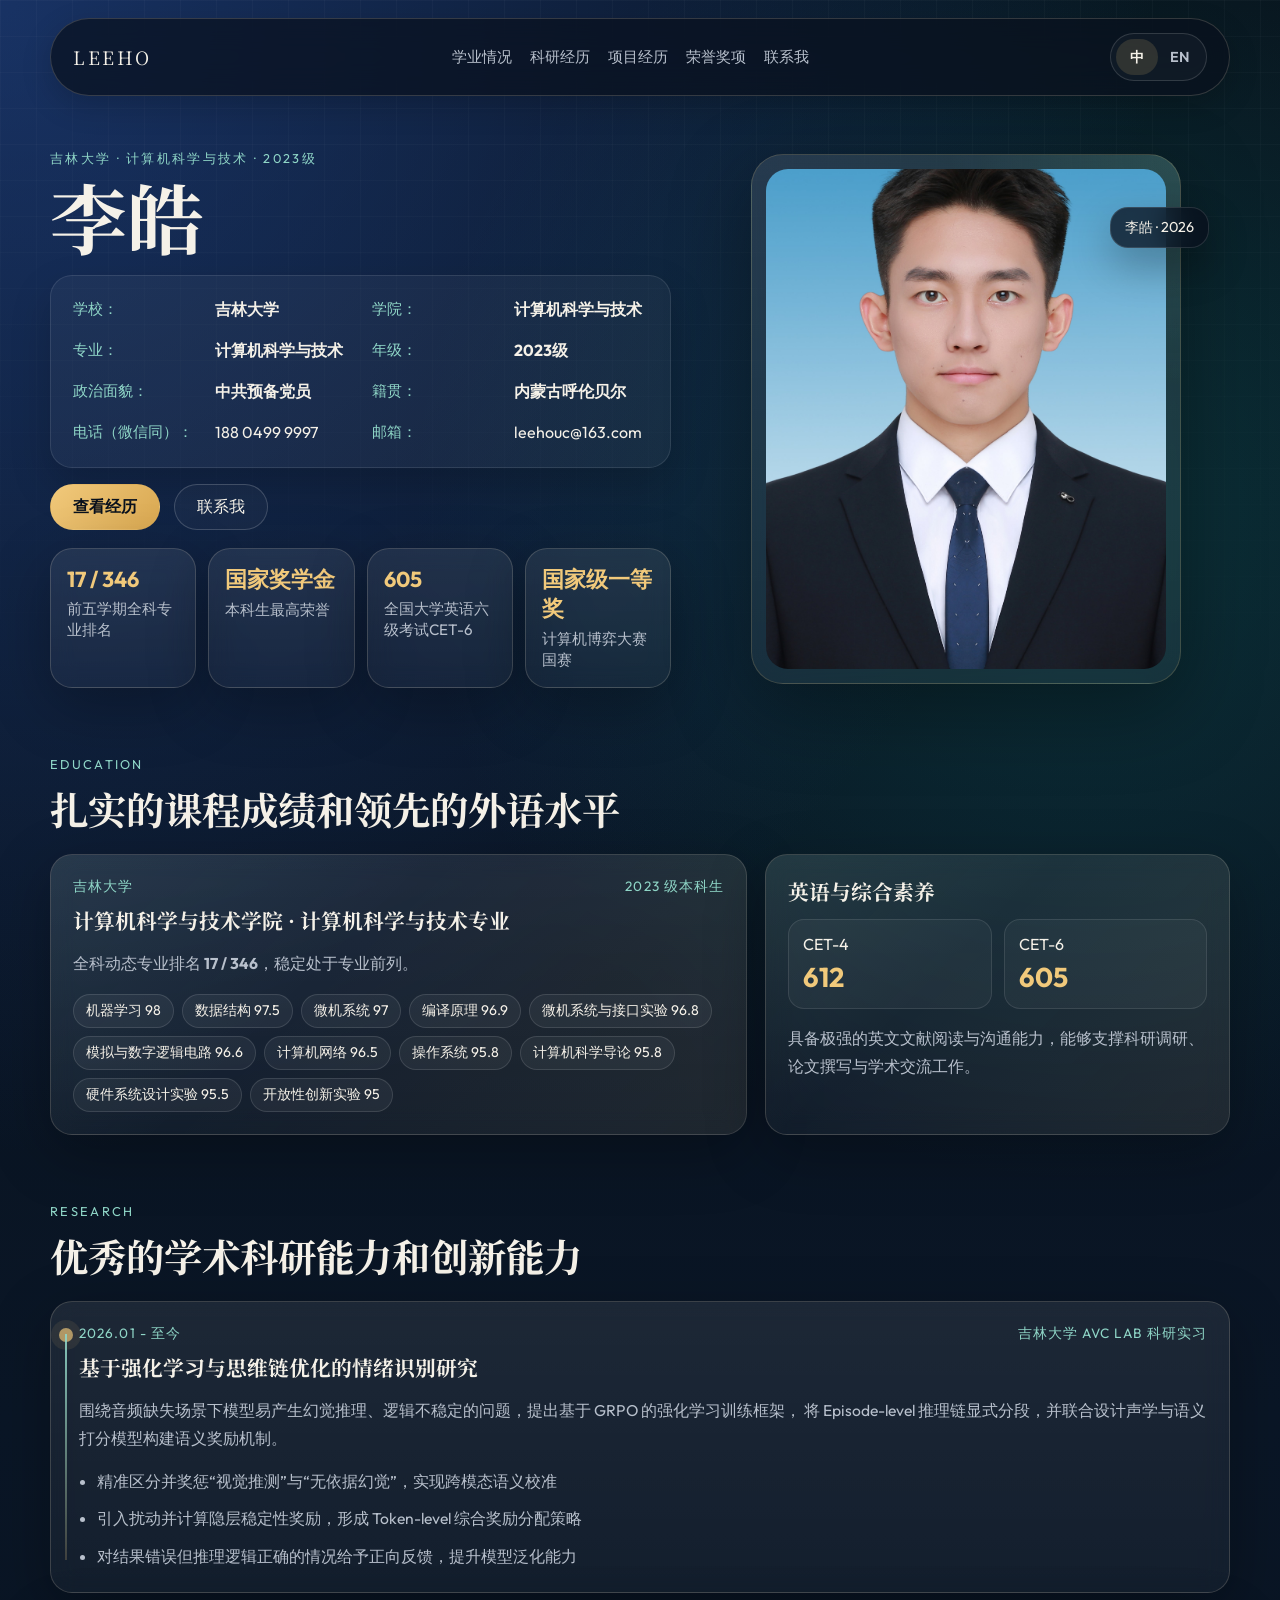
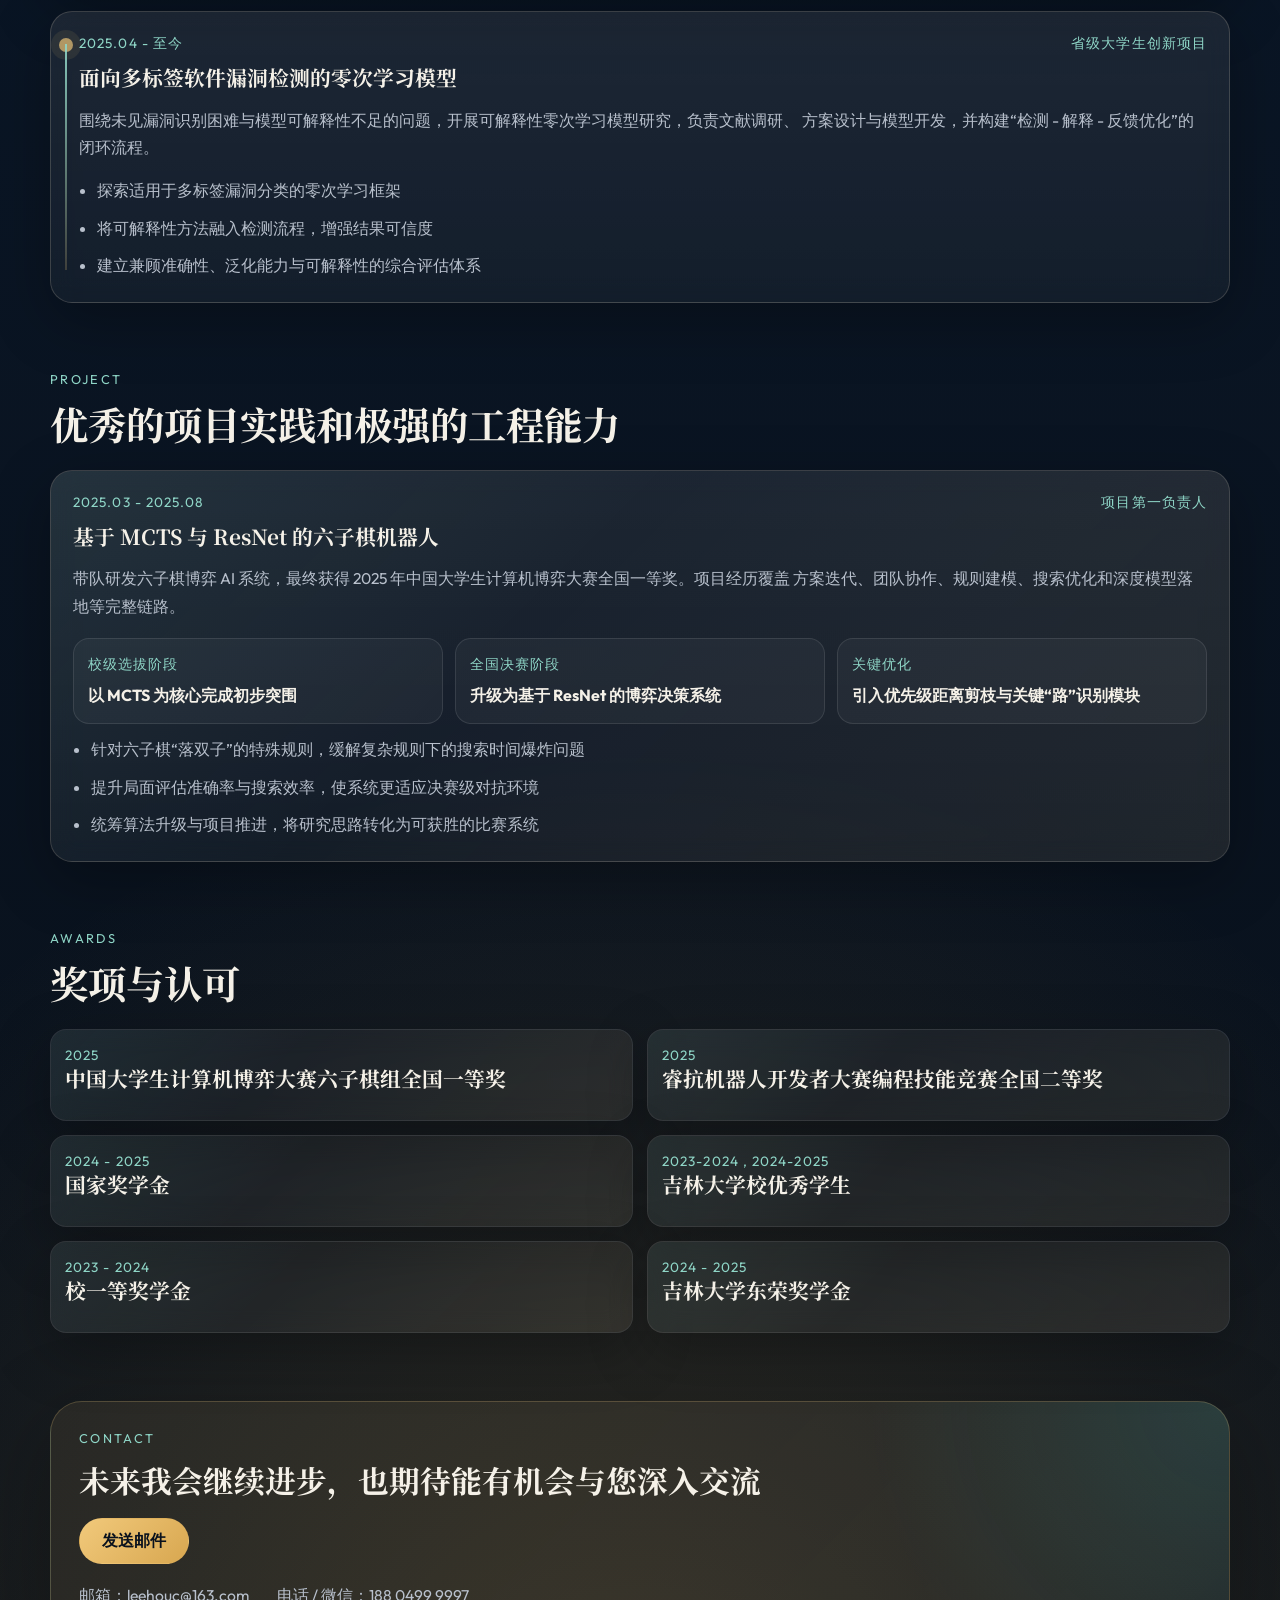
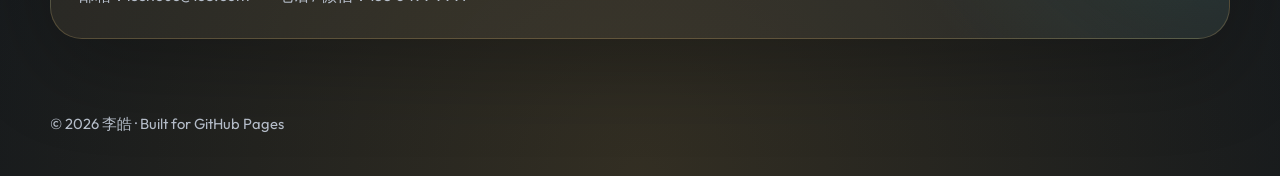
<file: index.html>
<!DOCTYPE html>
<html lang="zh-CN">
<head>
  <meta charset="UTF-8">
  <meta name="viewport" content="width=device-width, initial-scale=1.0">
  <meta name="description" content="李皓的个人简历网站。吉林大学计算机科学与技术学院本科生，关注强化学习、多模态情绪识别、可解释漏洞检测与博弈 AI。">
  <meta name="theme-color" content="#0d1b2a">
  <title>李皓 | 个人简历</title>
  <link rel="preconnect" href="https://fonts.googleapis.com">
  <link rel="preconnect" href="https://fonts.gstatic.com" crossorigin>
  <link href="https://fonts.googleapis.com/css2?family=Noto+Serif+SC:wght@500;700&family=Outfit:wght@300;400;500;600;700&display=swap" rel="stylesheet">
  <link rel="stylesheet" href="./styles.css">
</head>
<body>
  <div class="page-shell">
    <header class="site-header">
      <a class="brand" href="#top" aria-label="回到顶部">LEEHO</a>
      <nav class="site-nav" aria-label="主导航">
        <a href="#education">学业情况</a>
        <a href="#research">科研经历</a>
        <a href="#project">项目经历</a>
        <a href="#awards">荣誉奖项</a>
        <a href="#contact">联系我</a>
      </nav>
      <div class="header-actions">
        <div class="lang-switch" aria-label="语言切换">
          <a class="lang-link is-active" href="./index.html" lang="zh-CN">中</a>
          <a class="lang-link" href="./en.html" lang="en">EN</a>
        </div>
      </div>
    </header>

    <main id="top">
      <section class="hero hero-compact section">
        <div class="hero-copy" data-reveal>
          <p class="eyebrow">吉林大学 · 计算机科学与技术 · 2023级</p>
          <h1>李皓</h1>
          <div class="hero-profile-card">
            <div class="hero-profile-grid">
              <div class="hero-profile-item">
                <span class="hero-profile-label">学校</span>
                <strong>吉林大学</strong>
              </div>
              <div class="hero-profile-item">
                <span class="hero-profile-label">学院</span>
                <strong>计算机科学与技术</strong>
              </div>
              <div class="hero-profile-item">
                <span class="hero-profile-label">专业</span>
                <strong>计算机科学与技术</strong>
              </div>
              <div class="hero-profile-item">
                <span class="hero-profile-label">年级</span>
                <strong>2023级</strong>
              </div>
              <div class="hero-profile-item">
                <span class="hero-profile-label">政治面貌</span>
                <strong>中共预备党员</strong>
              </div>
              <div class="hero-profile-item">
                <span class="hero-profile-label">籍贯</span>
                <strong>内蒙古呼伦贝尔</strong>
              </div>
              <div class="hero-profile-item">
                <span class="hero-profile-label">电话（微信同）</span>
                <a href="tel:+8618804999997">188 0499 9997</a>
              </div>
              <div class="hero-profile-item">
                <span class="hero-profile-label">邮箱</span>
                <a href="mailto:leehouc@163.com">leehouc@163.com</a>
              </div>
            </div>
          </div>
          <div class="hero-actions">
            <a class="button primary" href="#education">查看经历</a>
            <a class="button secondary" href="#contact">联系我</a>
          </div>
          <div class="metric-grid">
            <article class="metric-card">
              <strong>17 / 346</strong>
              <span>前五学期全科专业排名</span>
            </article>
            <article class="metric-card">
              <strong>国家奖学金</strong>
              <span>本科生最高荣誉</span>
            </article>
            <article class="metric-card">
              <strong>605</strong>
              <span>全国大学英语六级考试CET-6</span>
            </article>
            <article class="metric-card">
              <strong>国家级一等奖</strong>
              <span>计算机博弈大赛国赛</span>
            </article>
          </div>
        </div>

        <div class="hero-visual" data-reveal>
          <div class="portrait-card">
            <div class="portrait-frame">
              <img src="./assets/profile.jpg" alt="李皓证件照">
            </div>
          </div>
          <div class="floating-note note-one">李皓 · 2026 </div>
        </div>
      </section>

      <section class="section" id="education">
        <div class="section-heading" data-reveal>
          <p class="section-kicker">Education</p>
          <h2>扎实的课程成绩和领先的外语水平</h2>
        </div>
        <div class="education-grid">
          <article class="card education-card" data-reveal>
            <div class="card-topline">
              <span>吉林大学</span>
              <span>2023 级本科生</span>
            </div>
            <h3>计算机科学与技术学院 · 计算机科学与技术专业</h3>
            <p class="supporting-text">
              全科动态专业排名 <strong>17 / 346</strong>，稳定处于专业前列。
            </p>
            <div class="course-grid">
              <span>机器学习 98</span>
              <span>数据结构 97.5</span>
              <span>微机系统 97</span>
              <span>编译原理 96.9</span>
              <span>微机系统与接口实验 96.8</span>
              <span>模拟与数字逻辑电路 96.6</span>
              <span>计算机网络 96.5</span>
              <span>操作系统 95.8</span>
              <span>计算机科学导论 95.8</span>
              <span>硬件系统设计实验 95.5</span>
              <span>开放性创新实验 95</span>
            </div>
          </article>

          <article class="card language-card" data-reveal>
            <h3>英语与综合素养</h3>
            <div class="language-score">
              <div>
                <span>CET-4</span>
                <strong>612</strong>
              </div>
              <div>
                <span>CET-6</span>
                <strong>605</strong>
              </div>
            </div>
            <p class="supporting-text">
              具备极强的英文文献阅读与沟通能力，能够支撑科研调研、论文撰写与学术交流工作。
            </p>
          </article>
        </div>
      </section>

      <section class="section" id="research">
        <div class="section-heading" data-reveal>
          <p class="section-kicker">Research</p>
          <h2>优秀的学术科研能力和创新能力</h2>
        </div>
        <div class="timeline">
          <article class="card timeline-item" data-reveal>
            <div class="timeline-meta">
              <span>2026.01 - 至今</span>
              <span>吉林大学 AVC Lab 科研实习</span>
            </div>
            <h3>基于强化学习与思维链优化的情绪识别研究</h3>
            <p>
              围绕音频缺失场景下模型易产生幻觉推理、逻辑不稳定的问题，提出基于 GRPO 的强化学习训练框架，
              将 Episode-level 推理链显式分段，并联合设计声学与语义打分模型构建语义奖励机制。
            </p>
            <ul class="feature-list">
              <li>精准区分并奖惩“视觉推测”与“无依据幻觉”，实现跨模态语义校准</li>
              <li>引入扰动并计算隐层稳定性奖励，形成 Token-level 综合奖励分配策略</li>
              <li>对结果错误但推理逻辑正确的情况给予正向反馈，提升模型泛化能力</li>
            </ul>
          </article>

          <article class="card timeline-item" data-reveal>
            <div class="timeline-meta">
              <span>2025.04 - 至今</span>
              <span>省级大学生创新项目</span>
            </div>
            <h3>面向多标签软件漏洞检测的零次学习模型</h3>
            <p>
              围绕未见漏洞识别困难与模型可解释性不足的问题，开展可解释性零次学习模型研究，负责文献调研、
              方案设计与模型开发，并构建“检测 - 解释 - 反馈优化”的闭环流程。
            </p>
            <ul class="feature-list">
              <li>探索适用于多标签漏洞分类的零次学习框架</li>
              <li>将可解释性方法融入检测流程，增强结果可信度</li>
              <li>建立兼顾准确性、泛化能力与可解释性的综合评估体系</li>
            </ul>
          </article>
        </div>
      </section>

      <section class="section" id="project">
        <div class="section-heading" data-reveal>
          <p class="section-kicker">Project</p>
          <h2>优秀的项目实践和极强的工程能力</h2>
        </div>
        <article class="card project-card" data-reveal>
          <div class="card-topline">
            <span>2025.03 - 2025.08</span>
            <span>项目第一负责人</span>
          </div>
          <h3>基于 MCTS 与 ResNet 的六子棋机器人</h3>
          <p class="supporting-text">
            带队研发六子棋博弈 AI 系统，最终获得 2025 年中国大学生计算机博弈大赛全国一等奖。项目经历覆盖
            方案迭代、团队协作、规则建模、搜索优化和深度模型落地等完整链路。
          </p>
          <div class="project-highlights">
            <div>
              <span>校级选拔阶段</span>
              <strong>以 MCTS 为核心完成初步突围</strong>
            </div>
            <div>
              <span>全国决赛阶段</span>
              <strong>升级为基于 ResNet 的博弈决策系统</strong>
            </div>
            <div>
              <span>关键优化</span>
              <strong>引入优先级距离剪枝与关键“路”识别模块</strong>
            </div>
          </div>
          <ul class="feature-list">
            <li>针对六子棋“落双子”的特殊规则，缓解复杂规则下的搜索时间爆炸问题</li>
            <li>提升局面评估准确率与搜索效率，使系统更适应决赛级对抗环境</li>
            <li>统筹算法升级与项目推进，将研究思路转化为可获胜的比赛系统</li>
          </ul>
        </article>
      </section>

      <section class="section" id="awards">
        <div class="section-heading" data-reveal>
          <p class="section-kicker">Awards</p>
          <h2>奖项与认可</h2>
        </div>
        <div class="awards-grid">
          <article class="card award-card" data-reveal>
            <span class="award-year">2025</span>
            <h3>中国大学生计算机博弈大赛六子棋组全国一等奖</h3>
          </article>
          <article class="card award-card" data-reveal>
            <span class="award-year">2025</span>
            <h3>睿抗机器人开发者大赛编程技能竞赛全国二等奖</h3>
          </article>
          <article class="card award-card" data-reveal>
            <span class="award-year">2024 - 2025</span>
            <h3>国家奖学金 </h3>
          </article>
          <article class="card award-card" data-reveal>
            <span class="award-year">2023-2024 , 2024-2025 </span>
            <h3>吉林大学校优秀学生 </h3>
          </article>
          <article class="card award-card" data-reveal>
            <span class="award-year">2023 - 2024</span>
            <h3>校一等奖学金</h3>
          </article>
          <article class="card award-card" data-reveal>
            <span class="award-year">2024 - 2025</span>
            <h3>吉林大学东荣奖学金 </h3>
          </article>
        </div>
      </section>

      <section class="section contact-section" id="contact">
        <article class="contact-card" data-reveal>
          <div>
            <p class="section-kicker">Contact</p>
            <h2>未来我会继续进步，也期待能有机会与您深入交流</h2>
          </div>
          <div class="contact-actions">
            <a class="button primary" href="mailto:leehouc@163.com">发送邮件</a>
          </div>
          <div class="contact-meta">
            <span>邮箱：leehouc@163.com</span>
            <span>电话 / 微信：188 0499 9997</span>
          </div>
        </article>
      </section>
    </main>

    <footer class="site-footer">
      <p>© <span id="year"></span> 李皓 · Built for GitHub Pages</p>
    </footer>
  </div>

  <script src="./script.js"></script>
</body>
</html>
</file>
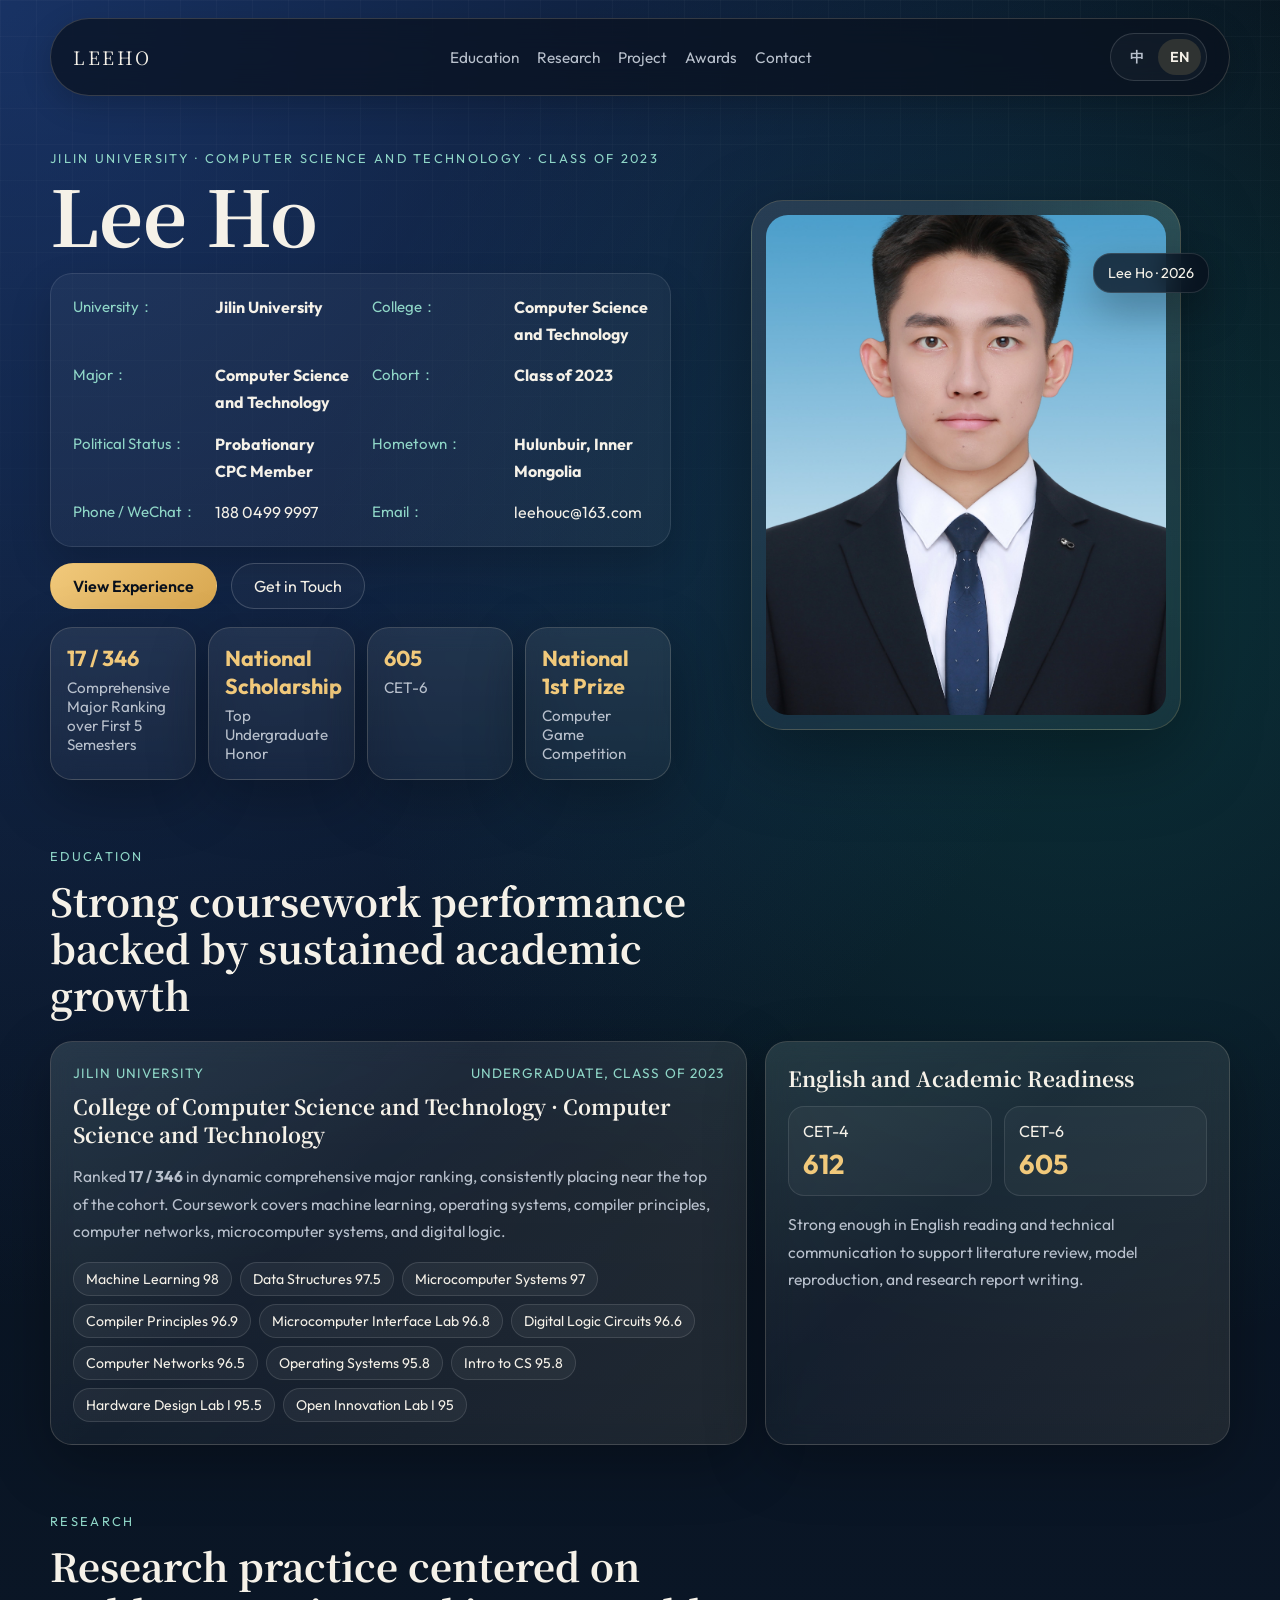
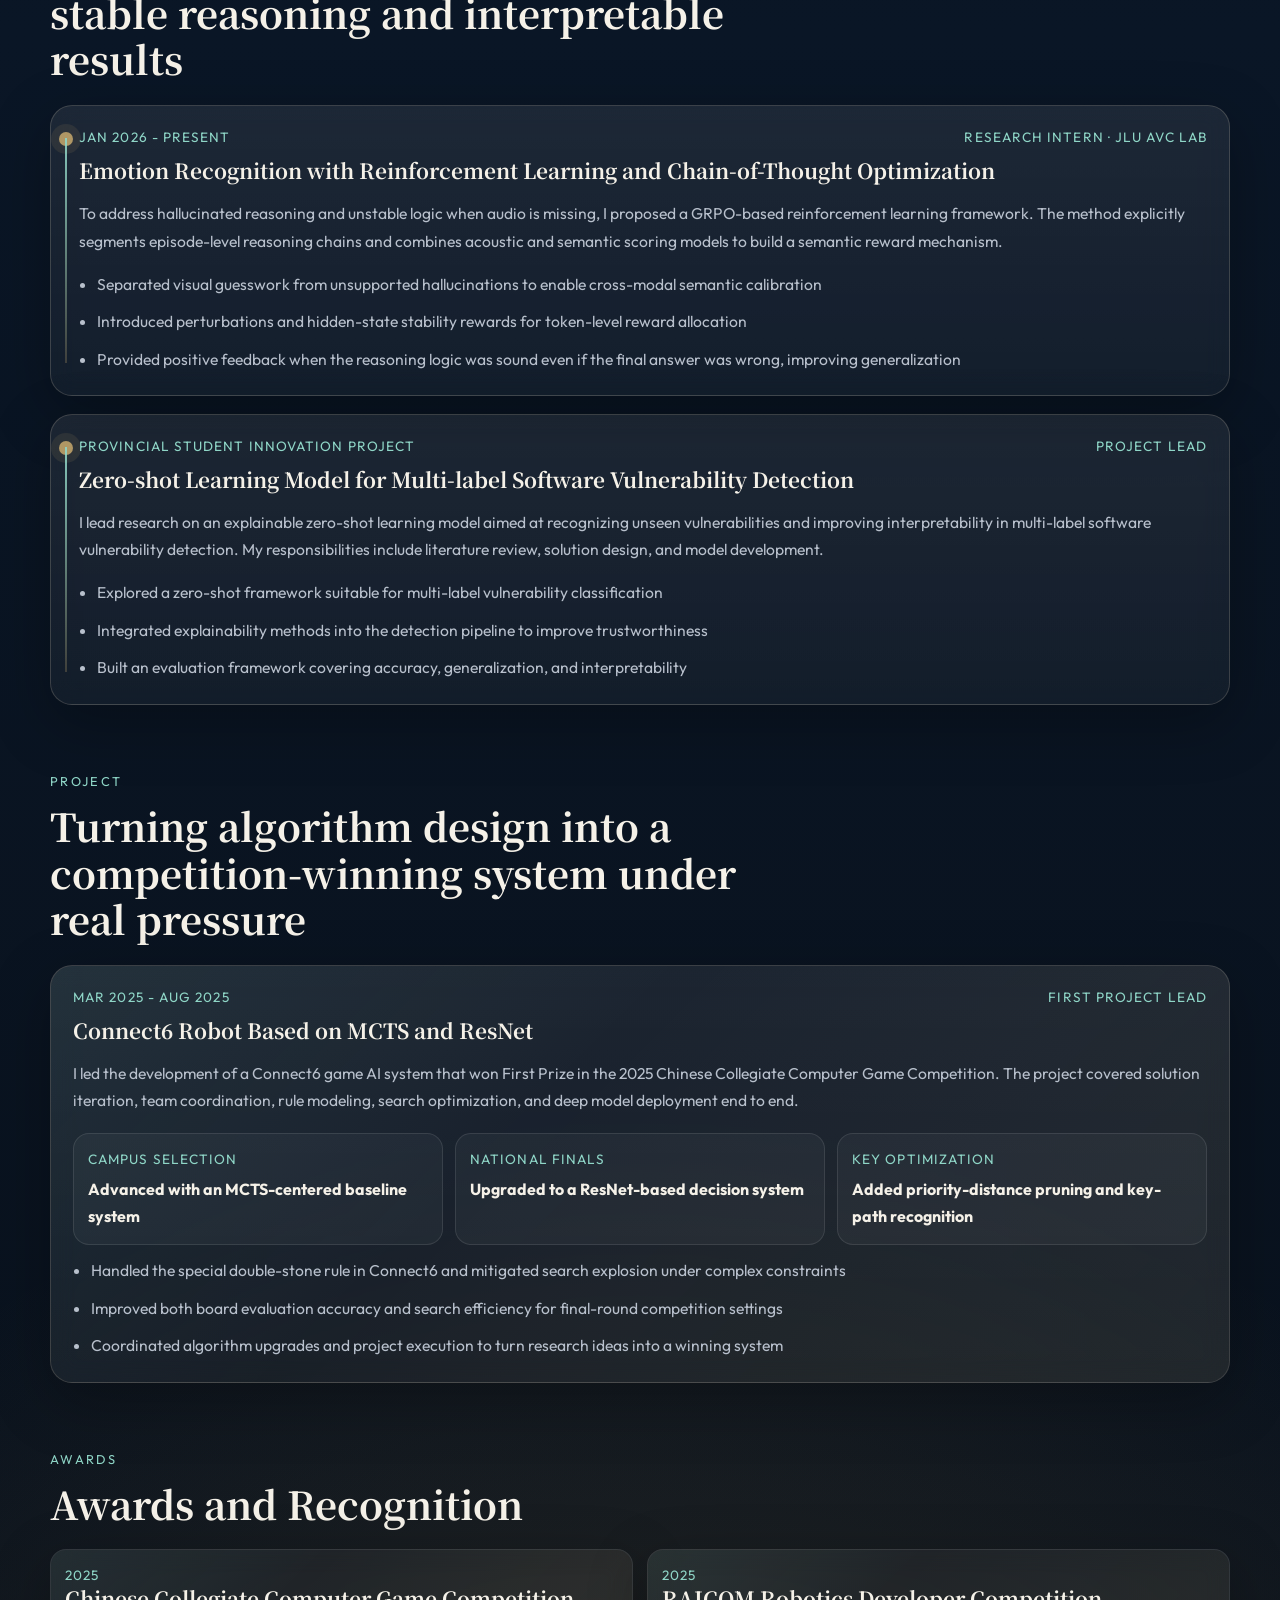
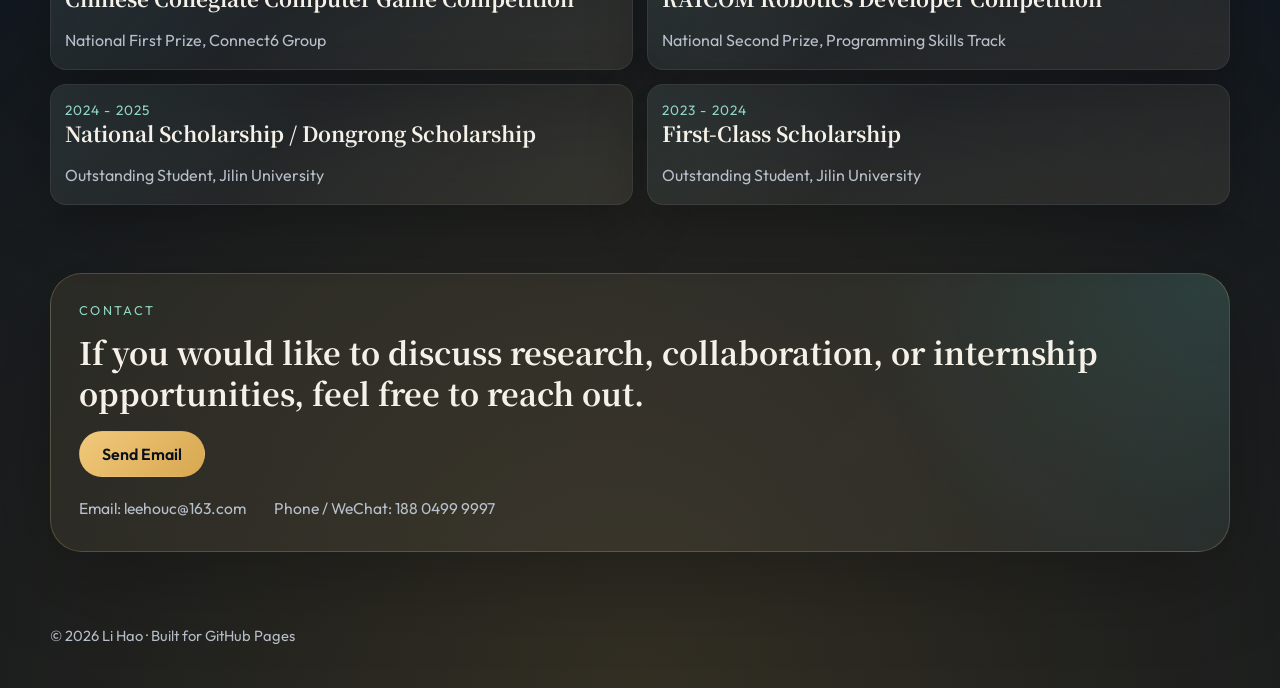
<file: en.html>
<!DOCTYPE html>
<html lang="en">
<head>
  <meta charset="UTF-8">
  <meta name="viewport" content="width=device-width, initial-scale=1.0">
  <meta name="description" content="Li Hao's online resume. Computer Science undergraduate at Jilin University focusing on reinforcement learning, multimodal emotion recognition, explainable vulnerability detection, and game AI.">
  <meta name="theme-color" content="#0d1b2a">
  <title>Li Hao | Resume</title>
  <link rel="preconnect" href="https://fonts.googleapis.com">
  <link rel="preconnect" href="https://fonts.gstatic.com" crossorigin>
  <link href="https://fonts.googleapis.com/css2?family=Noto+Serif+SC:wght@500;700&family=Outfit:wght@300;400;500;600;700&display=swap" rel="stylesheet">
  <link rel="stylesheet" href="./styles.css">
</head>
<body>
  <div class="page-shell">
    <header class="site-header">
      <a class="brand" href="#top" aria-label="Back to top">LEEHO</a>
      <nav class="site-nav" aria-label="Primary">
        <a href="#education">Education</a>
        <a href="#research">Research</a>
        <a href="#project">Project</a>
        <a href="#awards">Awards</a>
        <a href="#contact">Contact</a>
      </nav>
      <div class="header-actions">
        <div class="lang-switch" aria-label="Language switcher">
          <a class="lang-link" href="./index.html" lang="zh-CN">中</a>
          <a class="lang-link is-active" href="./en.html" lang="en">EN</a>
        </div>
      </div>
    </header>

    <main id="top">
      <section class="hero hero-compact section">
        <div class="hero-copy" data-reveal>
          <p class="eyebrow">Jilin University · Computer Science and Technology · Class of 2023</p>
          <h1>Lee Ho</h1>
          <div class="hero-profile-card">
            <div class="hero-profile-grid">
              <div class="hero-profile-item">
                <span class="hero-profile-label">University</span>
                <strong>Jilin University</strong>
              </div>
              <div class="hero-profile-item">
                <span class="hero-profile-label">College</span>
                <strong>Computer Science and Technology</strong>
              </div>
              <div class="hero-profile-item">
                <span class="hero-profile-label">Major</span>
                <strong>Computer Science and Technology</strong>
              </div>
              <div class="hero-profile-item">
                <span class="hero-profile-label">Cohort</span>
                <strong>Class of 2023</strong>
              </div>
              <div class="hero-profile-item">
                <span class="hero-profile-label">Political Status</span>
                <strong>Probationary CPC Member</strong>
              </div>
              <div class="hero-profile-item">
                <span class="hero-profile-label">Hometown</span>
                <strong>Hulunbuir, Inner Mongolia</strong>
              </div>
              <div class="hero-profile-item">
                <span class="hero-profile-label">Phone / WeChat</span>
                <a href="tel:+8618804999997">188 0499 9997</a>
              </div>
              <div class="hero-profile-item">
                <span class="hero-profile-label">Email</span>
                <a href="mailto:leehouc@163.com">leehouc@163.com</a>
              </div>
            </div>
          </div>
          <div class="hero-actions">
            <a class="button primary" href="#education">View Experience</a>
            <a class="button secondary" href="#contact">Get in Touch</a>
          </div>
          <div class="metric-grid">
            <article class="metric-card">
              <strong>17 / 346</strong>
              <span>Comprehensive Major Ranking over First 5 Semesters</span>
            </article>
            <article class="metric-card">
              <strong>National Scholarship</strong>
              <span>Top Undergraduate Honor</span>
            </article>
            <article class="metric-card">
              <strong>605</strong>
              <span>CET-6</span>
            </article>
            <article class="metric-card">
              <strong>National 1st Prize</strong>
              <span>Computer Game Competition</span>
            </article>
          </div>
        </div>

        <div class="hero-visual" data-reveal>
          <div class="portrait-card">
            <div class="portrait-frame">
              <img src="./assets/profile.jpg" alt="Portrait of Li Hao">
            </div>
          </div>
          <div class="floating-note note-one">Lee Ho · 2026</div>
        </div>
      </section>

      <section class="section" id="education">
        <div class="section-heading" data-reveal>
          <p class="section-kicker">Education</p>
          <h2>Strong coursework performance backed by sustained academic growth</h2>
        </div>
        <div class="education-grid">
          <article class="card education-card" data-reveal>
            <div class="card-topline">
              <span>Jilin University</span>
              <span>Undergraduate, Class of 2023</span>
            </div>
            <h3>College of Computer Science and Technology · Computer Science and Technology</h3>
            <p class="supporting-text">
              Ranked <strong>17 / 346</strong> in dynamic comprehensive major ranking, consistently placing near the top of the cohort.
              Coursework covers machine learning, operating systems, compiler principles, computer networks, microcomputer systems, and digital logic.
            </p>
            <div class="course-grid">
              <span>Machine Learning 98</span>
              <span>Data Structures 97.5</span>
              <span>Microcomputer Systems 97</span>
              <span>Compiler Principles 96.9</span>
              <span>Microcomputer Interface Lab 96.8</span>
              <span>Digital Logic Circuits 96.6</span>
              <span>Computer Networks 96.5</span>
              <span>Operating Systems 95.8</span>
              <span>Intro to CS 95.8</span>
              <span>Hardware Design Lab I 95.5</span>
              <span>Open Innovation Lab I 95</span>
            </div>
          </article>

          <article class="card language-card" data-reveal>
            <h3>English and Academic Readiness</h3>
            <div class="language-score">
              <div>
                <span>CET-4</span>
                <strong>612</strong>
              </div>
              <div>
                <span>CET-6</span>
                <strong>605</strong>
              </div>
            </div>
            <p class="supporting-text">
              Strong enough in English reading and technical communication to support literature review, model reproduction,
              and research report writing.
            </p>
          </article>
        </div>
      </section>

      <section class="section" id="research">
        <div class="section-heading" data-reveal>
          <p class="section-kicker">Research</p>
          <h2>Research practice centered on stable reasoning and interpretable results</h2>
        </div>
        <div class="timeline">
          <article class="card timeline-item" data-reveal>
            <div class="timeline-meta">
              <span>Jan 2026 - Present</span>
              <span>Research Intern · JLU AVC Lab</span>
            </div>
            <h3>Emotion Recognition with Reinforcement Learning and Chain-of-Thought Optimization</h3>
            <p>
              To address hallucinated reasoning and unstable logic when audio is missing, I proposed a GRPO-based reinforcement learning framework.
              The method explicitly segments episode-level reasoning chains and combines acoustic and semantic scoring models to build a semantic reward mechanism.
            </p>
            <ul class="feature-list">
              <li>Separated visual guesswork from unsupported hallucinations to enable cross-modal semantic calibration</li>
              <li>Introduced perturbations and hidden-state stability rewards for token-level reward allocation</li>
              <li>Provided positive feedback when the reasoning logic was sound even if the final answer was wrong, improving generalization</li>
            </ul>
          </article>

          <article class="card timeline-item" data-reveal>
            <div class="timeline-meta">
              <span>Provincial Student Innovation Project</span>
              <span>Project Lead</span>
            </div>
            <h3>Zero-shot Learning Model for Multi-label Software Vulnerability Detection</h3>
            <p>
              I lead research on an explainable zero-shot learning model aimed at recognizing unseen vulnerabilities and improving interpretability in
              multi-label software vulnerability detection. My responsibilities include literature review, solution design, and model development.
            </p>
            <ul class="feature-list">
              <li>Explored a zero-shot framework suitable for multi-label vulnerability classification</li>
              <li>Integrated explainability methods into the detection pipeline to improve trustworthiness</li>
              <li>Built an evaluation framework covering accuracy, generalization, and interpretability</li>
            </ul>
          </article>
        </div>
      </section>

      <section class="section" id="project">
        <div class="section-heading" data-reveal>
          <p class="section-kicker">Project</p>
          <h2>Turning algorithm design into a competition-winning system under real pressure</h2>
        </div>
        <article class="card project-card" data-reveal>
          <div class="card-topline">
            <span>Mar 2025 - Aug 2025</span>
            <span>First Project Lead</span>
          </div>
          <h3>Connect6 Robot Based on MCTS and ResNet</h3>
          <p class="supporting-text">
            I led the development of a Connect6 game AI system that won First Prize in the 2025 Chinese Collegiate Computer Game Competition.
            The project covered solution iteration, team coordination, rule modeling, search optimization, and deep model deployment end to end.
          </p>
          <div class="project-highlights">
            <div>
              <span>Campus Selection</span>
              <strong>Advanced with an MCTS-centered baseline system</strong>
            </div>
            <div>
              <span>National Finals</span>
              <strong>Upgraded to a ResNet-based decision system</strong>
            </div>
            <div>
              <span>Key Optimization</span>
              <strong>Added priority-distance pruning and key-path recognition</strong>
            </div>
          </div>
          <ul class="feature-list">
            <li>Handled the special double-stone rule in Connect6 and mitigated search explosion under complex constraints</li>
            <li>Improved both board evaluation accuracy and search efficiency for final-round competition settings</li>
            <li>Coordinated algorithm upgrades and project execution to turn research ideas into a winning system</li>
          </ul>
        </article>
      </section>

      <section class="section" id="awards">
        <div class="section-heading" data-reveal>
          <p class="section-kicker">Awards</p>
          <h2>Awards and Recognition</h2>
        </div>
        <div class="awards-grid">
          <article class="card award-card" data-reveal>
            <span class="award-year">2025</span>
            <h3>Chinese Collegiate Computer Game Competition</h3>
            <p>National First Prize, Connect6 Group</p>
          </article>
          <article class="card award-card" data-reveal>
            <span class="award-year">2025</span>
            <h3>RAICOM Robotics Developer Competition</h3>
            <p>National Second Prize, Programming Skills Track</p>
          </article>
          <article class="card award-card" data-reveal>
            <span class="award-year">2024 - 2025</span>
            <h3>National Scholarship / Dongrong Scholarship</h3>
            <p>Outstanding Student, Jilin University</p>
          </article>
          <article class="card award-card" data-reveal>
            <span class="award-year">2023 - 2024</span>
            <h3>First-Class Scholarship</h3>
            <p>Outstanding Student, Jilin University</p>
          </article>
        </div>
      </section>

      <section class="section contact-section" id="contact">
        <article class="contact-card" data-reveal>
          <div>
            <p class="section-kicker">Contact</p>
            <h2>If you would like to discuss research, collaboration, or internship opportunities, feel free to reach out.</h2>
          </div>
          <div class="contact-actions">
            <a class="button primary" href="mailto:leehouc@163.com">Send Email</a>
          </div>
          <div class="contact-meta">
            <span>Email: leehouc@163.com</span>
            <span>Phone / WeChat: 188 0499 9997</span>
          </div>
        </article>
      </section>
    </main>

    <footer class="site-footer">
      <p>© <span id="year"></span> Li Hao · Built for GitHub Pages</p>
    </footer>
  </div>

  <script src="./script.js"></script>
</body>
</html>
</file>
<file: styles.css>
:root {
  --bg: #09111d;
  --bg-soft: rgba(11, 23, 38, 0.72);
  --panel: rgba(246, 242, 233, 0.08);
  --panel-strong: rgba(246, 242, 233, 0.12);
  --line: rgba(240, 226, 200, 0.18);
  --text: #f5f1e8;
  --muted: #b8c0cc;
  --accent: #8fd6c7;
  --accent-strong: #56b4a7;
  --warm: #f1c97b;
  --shadow: 0 18px 60px rgba(0, 0, 0, 0.28);
  --radius-lg: 32px;
  --radius-md: 22px;
  --radius-sm: 16px;
  --content-width: min(1180px, calc(100vw - 40px));
}

* {
  box-sizing: border-box;
}

html {
  scroll-behavior: smooth;
}

body {
  margin: 0;
  font-family: "Outfit", "PingFang SC", "Hiragino Sans GB", "Microsoft YaHei", sans-serif;
  color: var(--text);
  background:
    radial-gradient(circle at top left, rgba(39, 81, 167, 0.52), transparent 32%),
    radial-gradient(circle at 85% 15%, rgba(17, 129, 123, 0.28), transparent 22%),
    radial-gradient(circle at 50% 100%, rgba(217, 168, 74, 0.2), transparent 30%),
    linear-gradient(180deg, #08111b 0%, #0a1626 42%, #091019 100%);
  min-height: 100vh;
}

body::before {
  content: "";
  position: fixed;
  inset: 0;
  pointer-events: none;
  background-image:
    linear-gradient(rgba(255, 255, 255, 0.03) 1px, transparent 1px),
    linear-gradient(90deg, rgba(255, 255, 255, 0.03) 1px, transparent 1px);
  background-size: 36px 36px;
  mask-image: linear-gradient(180deg, rgba(0, 0, 0, 0.85), transparent 88%);
}

a {
  color: inherit;
  text-decoration: none;
}

img {
  display: block;
  max-width: 100%;
}

.page-shell {
  position: relative;
}

.site-header,
.section,
.site-footer {
  width: var(--content-width);
  margin: 0 auto;
}

.site-header {
  position: sticky;
  top: 18px;
  z-index: 10;
  display: flex;
  align-items: center;
  justify-content: space-between;
  gap: 20px;
  padding: 14px 22px;
  margin-top: 14px;
  border: 1px solid var(--line);
  border-radius: 999px;
  background: rgba(9, 17, 29, 0.7);
  backdrop-filter: blur(16px);
  box-shadow: 0 10px 30px rgba(0, 0, 0, 0.18);
}

.site-header.is-scrolled {
  background: rgba(9, 17, 29, 0.88);
  border-color: rgba(241, 201, 123, 0.24);
}

.brand {
  font-family: "Noto Serif SC", serif;
  font-size: 1.15rem;
  letter-spacing: 0.14em;
}

.site-nav {
  display: flex;
  align-items: center;
  gap: 18px;
  color: var(--muted);
  font-size: 0.96rem;
}

.site-nav a {
  transition: color 180ms ease;
}

.site-nav a:hover,
.site-nav a:focus-visible {
  color: var(--text);
}

.header-actions {
  display: flex;
  align-items: center;
  gap: 12px;
}

.lang-switch {
  display: inline-flex;
  align-items: center;
  padding: 5px;
  border: 1px solid rgba(255, 255, 255, 0.14);
  border-radius: 999px;
  background: rgba(255, 255, 255, 0.03);
}

.lang-link {
  display: inline-flex;
  align-items: center;
  justify-content: center;
  min-width: 42px;
  height: 36px;
  padding: 0 12px;
  border-radius: 999px;
  color: var(--muted);
  font-size: 0.9rem;
  font-weight: 600;
  transition:
    background 180ms ease,
    color 180ms ease,
    transform 180ms ease;
}

.lang-link:hover,
.lang-link:focus-visible {
  color: var(--text);
}

.lang-link.is-active {
  background: rgba(241, 201, 123, 0.14);
  color: var(--text);
}

.header-cta,
.button {
  display: inline-flex;
  align-items: center;
  justify-content: center;
  gap: 10px;
  min-height: 46px;
  padding: 0 22px;
  border-radius: 999px;
  border: 1px solid transparent;
  transition:
    transform 180ms ease,
    border-color 180ms ease,
    background 180ms ease,
    color 180ms ease;
}

.header-cta,
.button.primary {
  background: linear-gradient(135deg, #f1c97b 0%, #d8a750 100%);
  color: #09111d;
  font-weight: 600;
}

.button.secondary {
  border-color: rgba(255, 255, 255, 0.18);
  background: rgba(255, 255, 255, 0.03);
}

.header-cta:hover,
.button:hover,
.header-cta:focus-visible,
.button:focus-visible {
  transform: translateY(-2px);
}

.section {
  padding: 68px 0 0;
}

.hero {
  display: grid;
  grid-template-columns: minmax(0, 1.08fr) minmax(320px, 0.92fr);
  gap: 30px;
  padding-top: 58px;
  align-items: center;
}

.hero-compact .hero-copy {
  display: flex;
  flex-direction: column;
  justify-content: center;
}

.hero-compact .eyebrow {
  margin-bottom: 10px;
}

.hero-profile-card {
  margin-top: 20px;
  padding: 20px 22px;
  border-radius: var(--radius-md);
  border: 1px solid rgba(255, 255, 255, 0.1);
  background: rgba(255, 255, 255, 0.04);
  box-shadow: 0 18px 40px rgba(0, 0, 0, 0.18);
}

.hero-profile-grid {
  display: grid;
  grid-template-columns: repeat(2, minmax(0, 1fr));
  gap: 14px 22px;
  margin-top: 18px;
}

.hero-profile-card .hero-profile-grid {
  margin-top: 0;
}

.hero-profile-item {
  display: grid;
  grid-template-columns: 132px minmax(0, 1fr);
  align-items: start;
  gap: 10px;
}

.hero-profile-label {
  position: relative;
  color: var(--accent);
  font-size: 0.94rem;
  line-height: 1.7;
}

.hero-profile-label::after {
  content: "：";
}

.hero-profile-item strong,
.hero-profile-item a {
  display: block;
  color: var(--text);
  font-size: 1rem;
  line-height: 1.7;
  word-break: break-word;
}

.hero-compact .hero-actions {
  margin-top: 16px;
}

.hero-compact .metric-grid {
  margin-top: 18px;
}

.eyebrow,
.section-kicker {
  margin: 0 0 14px;
  color: var(--accent);
  letter-spacing: 0.18em;
  text-transform: uppercase;
  font-size: 0.8rem;
}

.hero h1 {
  margin: 0;
  font-family: "Noto Serif SC", serif;
  font-size: clamp(3.2rem, 6vw, 5rem);
  line-height: 1;
}

.hero-tagline {
  margin: 18px 0 0;
  font-family: "Noto Serif SC", serif;
  font-size: clamp(1.16rem, 1.9vw, 1.72rem);
  line-height: 1.5;
  max-width: 13.5em;
}

.hero-summary,
.supporting-text,
.narrative p,
.timeline-item p,
.contact-meta,
.feature-list {
  color: var(--muted);
  line-height: 1.75;
  font-size: 0.98rem;
}

.hero-summary {
  max-width: 42rem;
  margin: 16px 0 0;
}

.hero-actions {
  display: flex;
  flex-wrap: wrap;
  gap: 14px;
  margin-top: 22px;
}

.metric-grid {
  display: grid;
  grid-template-columns: repeat(4, minmax(0, 1fr));
  gap: 12px;
  margin-top: 24px;
}

.metric-card,
.card {
  position: relative;
  overflow: hidden;
  border-radius: var(--radius-md);
  border: 1px solid var(--line);
  background: linear-gradient(180deg, rgba(255, 255, 255, 0.08), rgba(255, 255, 255, 0.04));
  backdrop-filter: blur(12px);
  box-shadow: var(--shadow);
}

.metric-card {
  padding: 16px 16px;
}

.metric-card strong {
  display: block;
  font-size: 1.35rem;
  color: var(--warm);
}

.metric-card span {
  display: block;
  margin-top: 6px;
  color: var(--muted);
  font-size: 0.95rem;
}

.hero-visual {
  position: relative;
  min-height: 480px;
  display: flex;
  align-items: center;
  justify-content: center;
}

.portrait-card {
  width: min(100%, 430px);
  padding: 14px;
  border-radius: var(--radius-lg);
  border: 1px solid rgba(241, 201, 123, 0.18);
  background:
    radial-gradient(circle at top right, rgba(86, 180, 167, 0.18), transparent 34%),
    linear-gradient(180deg, rgba(255, 255, 255, 0.1), rgba(255, 255, 255, 0.05));
  backdrop-filter: blur(16px);
  box-shadow: 0 24px 80px rgba(0, 0, 0, 0.35);
}

.portrait-frame {
  aspect-ratio: 4 / 5;
  border-radius: calc(var(--radius-lg) - 10px);
  overflow: hidden;
  background: linear-gradient(135deg, rgba(143, 214, 199, 0.16), rgba(241, 201, 123, 0.18));
}

.portrait-frame img {
  width: 100%;
  height: 100%;
  object-fit: cover;
}

.contact-list {
  display: grid;
  gap: 10px;
  margin: 0;
  padding: 0;
  list-style: none;
}

.contact-list li {
  display: grid;
  gap: 4px;
}

.contact-list span,
.fact-row span,
.project-highlights span,
.award-year,
.timeline-meta,
.card-topline {
  color: var(--accent);
  font-size: 0.85rem;
  letter-spacing: 0.08em;
  text-transform: uppercase;
}

.contact-list strong,
.contact-list a {
  font-size: 0.96rem;
  line-height: 1.5;
}

.floating-note {
  position: absolute;
  padding: 10px 14px;
  border: 1px solid rgba(255, 255, 255, 0.12);
  border-radius: 18px;
  background: rgba(9, 17, 29, 0.76);
  color: var(--text);
  box-shadow: 0 18px 40px rgba(0, 0, 0, 0.28);
  backdrop-filter: blur(14px);
  font-size: 0.9rem;
}

.note-one {
  top: 10%;
  right: 4%;
}

.note-two {
  bottom: 12%;
  left: -4%;
}

.section-heading {
  max-width: 700px;
}

.section-heading h2 {
  margin: 0;
  font-family: "Noto Serif SC", serif;
  font-size: clamp(1.78rem, 3vw, 2.7rem);
  line-height: 1.22;
}

.intro-grid,
.education-grid {
  display: grid;
  grid-template-columns: 1.2fr 0.8fr;
  gap: 18px;
  margin-top: 22px;
}

.card {
  padding: 22px;
}

.card::before {
  content: "";
  position: absolute;
  inset: 0;
  background: linear-gradient(135deg, rgba(143, 214, 199, 0.1), transparent 40%, rgba(241, 201, 123, 0.08));
  opacity: 0.7;
  pointer-events: none;
}

.card > * {
  position: relative;
  z-index: 1;
}

.fact-row {
  display: grid;
  grid-template-columns: repeat(3, minmax(0, 1fr));
  gap: 12px;
  margin-top: 18px;
  padding-top: 18px;
  border-top: 1px solid rgba(255, 255, 255, 0.08);
}

.fact-row div {
  display: grid;
  gap: 6px;
}

.tag-cloud {
  display: flex;
  flex-wrap: wrap;
  gap: 10px;
}

.tag-cloud span,
.course-grid span {
  display: inline-flex;
  align-items: center;
  min-height: 34px;
  padding: 0 12px;
  border-radius: 999px;
  border: 1px solid rgba(255, 255, 255, 0.12);
  background: rgba(255, 255, 255, 0.05);
  color: var(--text);
  font-size: 0.88rem;
}

.focus-card h3,
.education-card h3,
.language-card h3,
.timeline-item h3,
.project-card h3,
.award-card h3 {
  margin: 0 0 14px;
  font-family: "Noto Serif SC", serif;
  font-size: 1.3rem;
  line-height: 1.35;
}

.feature-list {
  margin: 12px 0 0;
  padding-left: 18px;
}

.feature-list li + li {
  margin-top: 10px;
}

.card-topline,
.timeline-meta {
  display: flex;
  flex-wrap: wrap;
  justify-content: space-between;
  gap: 10px;
  margin-bottom: 10px;
}

.course-grid {
  display: flex;
  flex-wrap: wrap;
  gap: 8px;
  margin-top: 16px;
}

.language-score {
  display: grid;
  grid-template-columns: repeat(2, minmax(0, 1fr));
  gap: 12px;
  margin: 14px 0 12px;
}

.language-score div,
.project-highlights div,
.award-card {
  padding: 14px;
  border-radius: var(--radius-sm);
  border: 1px solid rgba(255, 255, 255, 0.1);
  background: rgba(255, 255, 255, 0.04);
}

.language-score strong {
  display: block;
  margin-top: 6px;
  font-size: 1.7rem;
  color: var(--warm);
}

.timeline {
  display: grid;
  gap: 18px;
  margin-top: 22px;
}

.timeline-item {
  padding-left: 28px;
}

.timeline-item::after {
  content: "";
  position: absolute;
  left: 14px;
  top: 32px;
  bottom: 32px;
  width: 2px;
  background: linear-gradient(180deg, rgba(143, 214, 199, 0.9), rgba(241, 201, 123, 0.2));
}

.timeline-item::before {
  content: "";
  position: absolute;
  left: 8px;
  top: 26px;
  width: 14px;
  height: 14px;
  border-radius: 50%;
  background: var(--warm);
  box-shadow: 0 0 0 8px rgba(241, 201, 123, 0.12);
}

.project-card {
  margin-top: 22px;
}

.project-highlights {
  display: grid;
  grid-template-columns: repeat(3, minmax(0, 1fr));
  gap: 12px;
  margin: 18px 0 8px;
}

.project-highlights strong {
  display: block;
  margin-top: 8px;
  font-size: 1rem;
  line-height: 1.7;
}

.awards-grid {
  display: grid;
  grid-template-columns: repeat(2, minmax(0, 1fr));
  gap: 14px;
  margin-top: 22px;
}

.award-card p {
  margin: 8px 0 0;
  color: var(--muted);
  line-height: 1.8;
}

.contact-section {
  padding-bottom: 60px;
}

.contact-card {
  display: grid;
  gap: 18px;
  padding: 28px;
  border-radius: var(--radius-lg);
  border: 1px solid rgba(241, 201, 123, 0.22);
  background:
    radial-gradient(circle at top right, rgba(86, 180, 167, 0.18), transparent 30%),
    linear-gradient(135deg, rgba(241, 201, 123, 0.08), rgba(255, 255, 255, 0.04));
  box-shadow: 0 24px 90px rgba(0, 0, 0, 0.28);
}

.contact-card h2 {
  margin: 4px 0 0;
  font-family: "Noto Serif SC", serif;
  font-size: clamp(1.6rem, 2.4vw, 2.3rem);
  line-height: 1.32;
}

.contact-actions {
  display: flex;
  flex-wrap: wrap;
  gap: 14px;
}

.contact-meta {
  display: flex;
  flex-wrap: wrap;
  gap: 18px 28px;
}

.site-footer {
  padding: 0 0 28px;
  color: var(--muted);
  font-size: 0.92rem;
}

.not-found-page {
  min-height: 100vh;
  display: grid;
  align-items: center;
  padding-bottom: 68px;
}

.not-found-card {
  max-width: 720px;
  margin: 0 auto;
}

[data-reveal] {
  opacity: 0;
  transform: translateY(24px);
  transition:
    opacity 650ms ease,
    transform 650ms ease;
}

[data-reveal].is-visible {
  opacity: 1;
  transform: translateY(0);
}

@media (max-width: 1080px) {
  .hero,
  .intro-grid,
  .education-grid {
    grid-template-columns: 1fr;
  }

  .hero {
    gap: 22px;
  }

  .hero-visual {
    min-height: auto;
    padding-top: 8px;
  }

  .hero-profile-grid {
    grid-template-columns: 1fr;
  }

  .project-highlights,
  .metric-grid,
  .awards-grid {
    grid-template-columns: repeat(2, minmax(0, 1fr));
  }

  .note-two {
    left: 0;
  }
}

@media (max-width: 760px) {
  .site-header {
    top: 10px;
    padding: 14px 18px;
    border-radius: 26px;
  }

  .site-nav {
    display: none;
  }

  .header-actions {
    width: 100%;
    justify-content: space-between;
  }

  .section {
    padding-top: 56px;
  }

  .hero {
    padding-top: 52px;
  }

  .metric-grid,
  .project-highlights,
  .awards-grid,
  .language-score,
  .fact-row,
  .hero-profile-grid {
    grid-template-columns: 1fr;
  }

  .hero-profile-card {
    padding: 18px;
  }

  .hero-profile-item {
    grid-template-columns: 112px minmax(0, 1fr);
    gap: 8px;
  }

  .floating-note {
    position: static;
    margin-top: 10px;
  }

  .hero-visual {
    display: block;
  }

  .portrait-card {
    width: 100%;
  }

  .timeline-item {
    padding-left: 26px;
  }

  .timeline-item::after {
    left: 10px;
  }

  .timeline-item::before {
    left: 4px;
  }

  .contact-card,
  .card {
    padding: 20px;
  }

  .header-cta {
    min-height: 40px;
    padding: 0 16px;
  }
}
</file>
